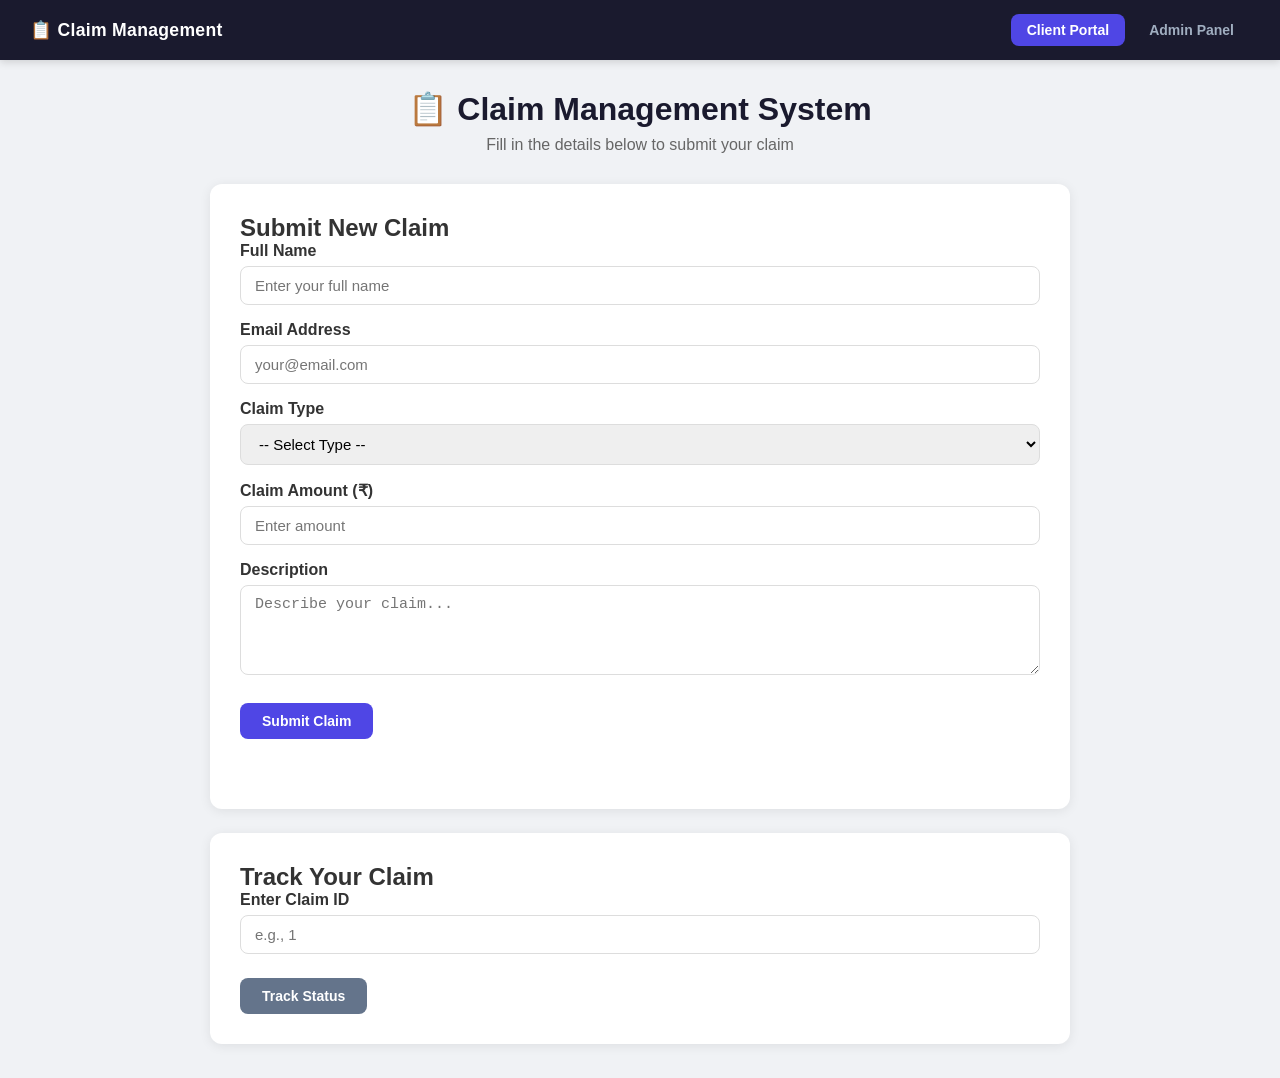
<file: src/main/resources/static/index.html>
<!DOCTYPE html>
<html>
<head>
	<meta charset="UTF-8">
	<title>Submit a claim</title>
	<link rel="stylesheet" href="style.css">
</head>
<body>

	<nav class="navbar">
	    <div class="navbar-brand">📋 Claim Management</div>
	    <div class="navbar-links">
	      <a href="index.html" class="nav-link active">Client Portal</a>
	      <a href="admin.html" class="nav-link">Admin Panel</a>
	    </div>
  	</nav>
  
	<div class="container">
        <h1>📋 Claim Management System</h1>
        <p class="subtitle">Fill in the details below to submit your claim</p>

        <div class="card">
            <h2>Submit New Claim</h2>

            <div class="form-group">
                <label>Full Name</label>
                <input type="text" id="claimantName" placeholder="Enter your full name">
            </div>

            <div class="form-group">
                <label>Email Address</label>
                <input type="email" id="email" placeholder="your@email.com">
            </div>

            <div class="form-group">
                <label>Claim Type</label>
                <select id="claimType">
                    <option value="">-- Select Type --</option>
                    <option value="Insurance">Insurance</option>
                    <option value="Medical">Medical</option>
                    <option value="Vehicle">vehicle</option>
                    <option value="Property">Property</option>
                </select>
            </div>
            
            <div class="form-group">
                <label>Claim Amount (₹)</label>
                <input type="number" id="amount" placeholder="Enter amount">
            </div>
            
            <div class="form-group">
                <label>Description</label>
                <textarea id="description" rows="4" placeholder="Describe your claim..."></textarea>
            </div>

            <button class="btn btn-primary" onclick="submitClaim()">Submit Claim</button>

            <div id="message" class="message"></div>
        </div>
        
        <div class="card">
            <h2>Track Your Claim</h2>
            <div class="form-group">
                <label>Enter Claim ID</label>
                <input type="number" id="trackId" placeholder="e.g., 1">
            </div>
            <button class="btn btn-secondary" onclick="trackClaim()">Track Status</button>
            <div id="trackResult"></div>
        </div>
    </div>
    

    <script src="index.js"></script>
           
            
</body>
</html>
</file>
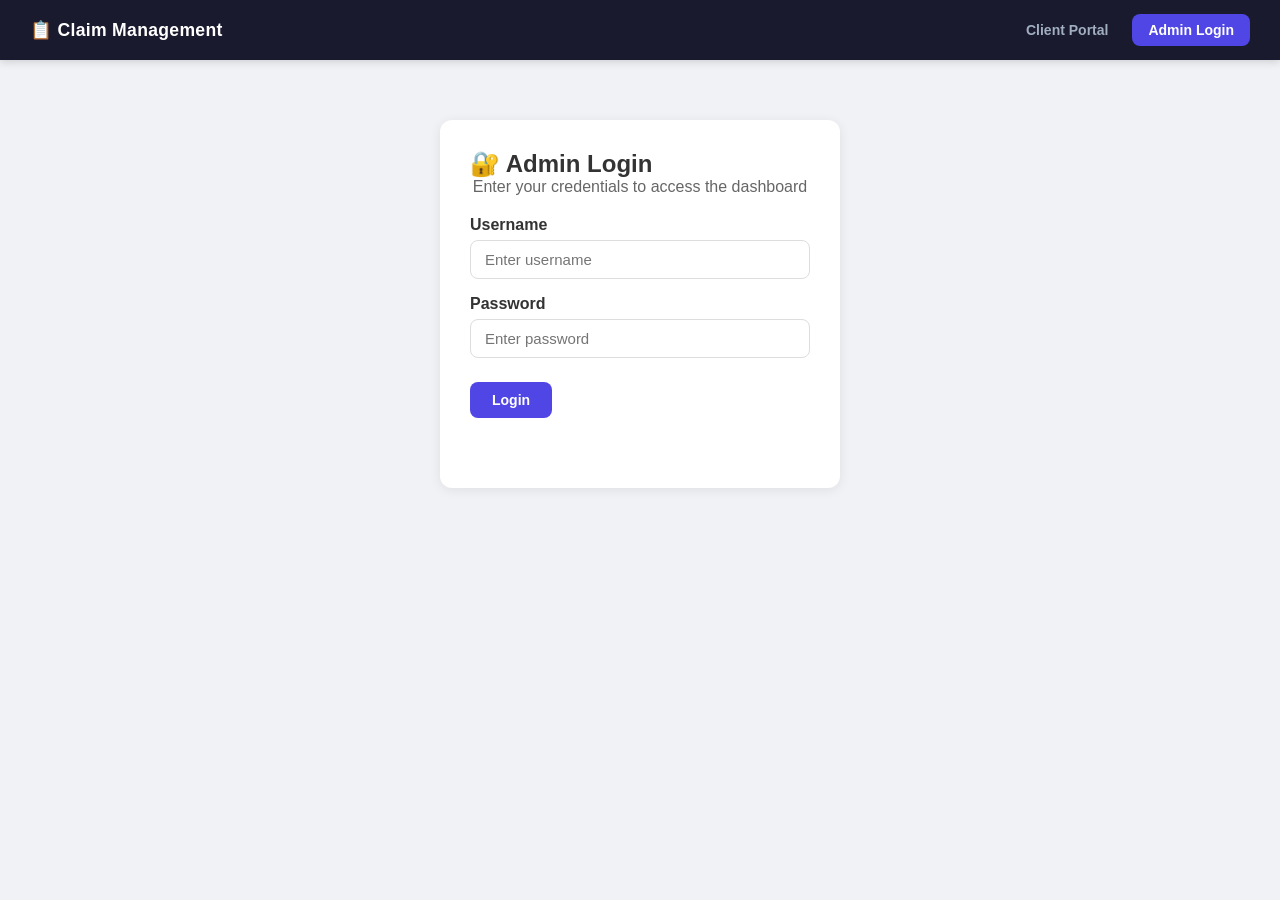
<file: src/main/resources/static/admin.html>
<!DOCTYPE html>
<html>
<head>
    <meta charset="UTF-8">
    <title>Admin Dashboard</title>
    <link rel="stylesheet" href="style.css">
</head>
<body>

    <nav class="navbar">
        <div class="navbar-brand">📋 Claim Management</div>
        <div class="navbar-links">
            <a href="index.html" class="nav-link">Client Portal</a>
            <a href="login.html" class="nav-link">Admin Login</a>
            <button class="btn btn-danger" style="margin-left:8px; padding: 6px 16px; font-size:13px;" onclick="logout()">Logout</button>
        </div>
    </nav>

    <div class="container">
        <h1>🛠️ Admin Dashboard</h1>
        <p class="subtitle">Manage and review all submitted claims</p>

        <div class="filters">
            <button class="btn btn-secondary" onclick="loadClaims('ALL')">All</button>
            <button class="btn btn-warning"   onclick="loadClaims('PENDING')">Pending</button>
            <button class="btn btn-success"   onclick="loadClaims('APPROVED')">Approved</button>
            <button class="btn btn-danger"    onclick="loadClaims('REJECTED')">Rejected</button>
            <button class="btn btn-secondary" onclick="loadClaims('UNDER_REVIEW')">Under Review</button>
        </div>

        <div class="search-box" style="margin-bottom: 20px;">
            <input type="text" id="searchInput" placeholder="🔍 Search by claimant name..." style="width: 100%; padding: 10px 14px; border: 1px solid #ddd; border-radius: 8px; font-size: 15px;">
        </div>

        <div id="claimsContainer"></div>
    </div>

    <script src="admin.js"></script>
</body>
</html>
</file>
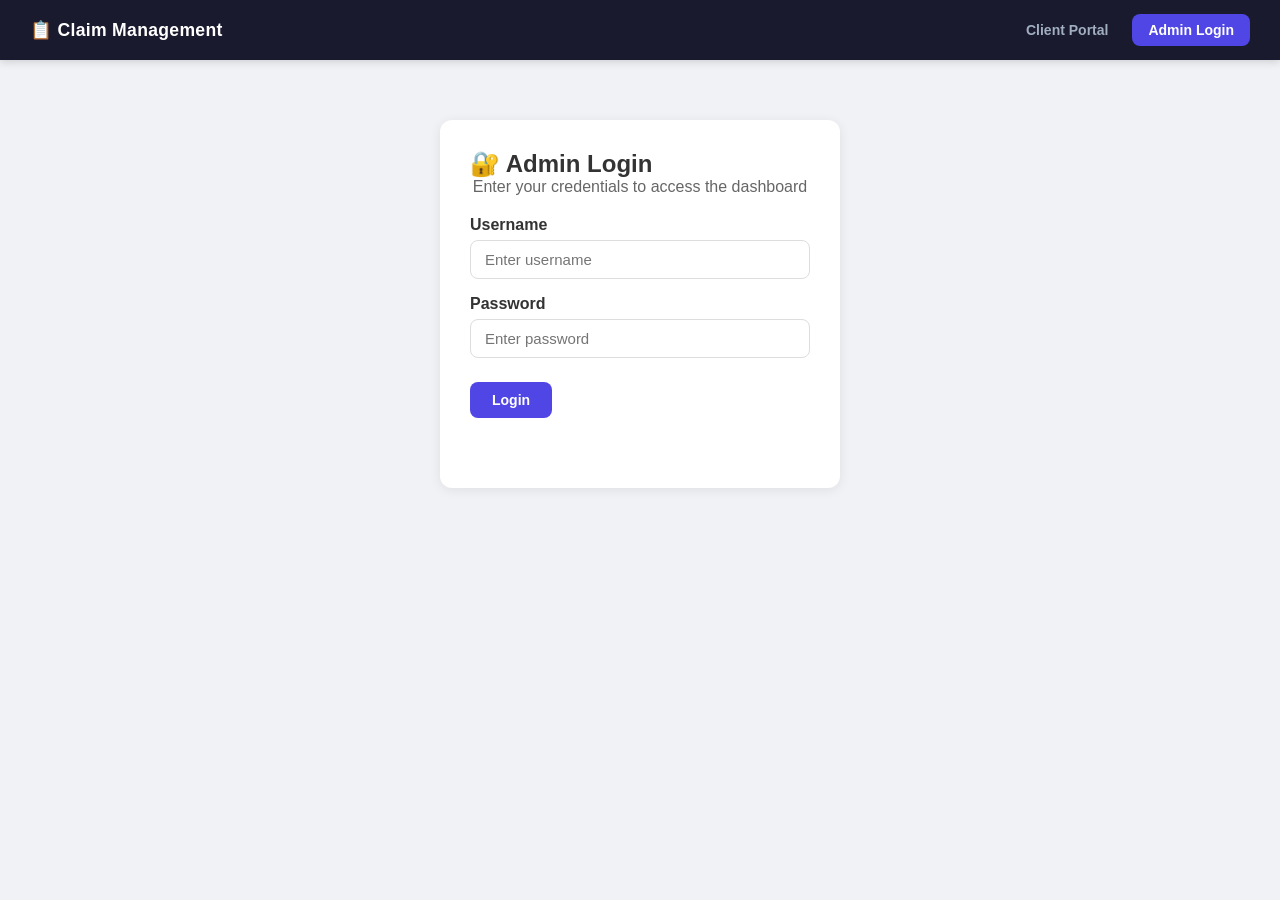
<file: src/main/resources/static/login.html>
<!DOCTYPE html>
<html>
<head>
    <meta charset="UTF-8">
    <title>Admin Login</title>
    <link rel="stylesheet" href="style.css">
</head>
<body>
    <nav class="navbar">
        <div class="navbar-brand">📋 Claim Management</div>
        <div class="navbar-links">
            <a href="index.html" class="nav-link">Client Portal</a>
            <a href="login.html" class="nav-link active">Admin Login</a>
        </div>
    </nav>

    <div class="container">
        <div class="card" style="max-width: 400px; margin: 60px auto;">
            <h2>🔐 Admin Login</h2>
            <p class="subtitle" style="margin-bottom: 20px;">Enter your credentials to access the dashboard</p>

            <div class="form-group">
                <label>Username</label>
                <input type="text" id="username" placeholder="Enter username">
            </div>

            <div class="form-group">
                <label>Password</label>
                <input type="password" id="password" placeholder="Enter password">
            </div>

            <button class="btn btn-primary" onclick="login()">Login</button>
            <div id="loginMsg" class="message"></div>
        </div>
    </div>

    <script src="login.js"></script>
</body>
</html>
</file>
<file: src/main/resources/static/style.css>
* { box-sizing: border-box; margin: 0; padding: 0; }

.navbar {
    background: #1a1a2e;
    padding: 0 30px;
    display: flex;
    align-items: center;
    justify-content: space-between;
    height: 60px;
    position: sticky;
    top: 0;
    z-index: 100;
    box-shadow: 0 2px 8px rgba(0,0,0,0.15);
}

.navbar-brand {
    color: white;
    font-size: 1.1rem;
    font-weight: 700;
    letter-spacing: 0.3px;
}

.navbar-links {
    display: flex;
    gap: 8px;
}

.nav-link {
    color: #a0aec0;
    text-decoration: none;
    padding: 8px 16px;
    border-radius: 8px;
    font-size: 14px;
    font-weight: 600;
    transition: background 0.2s, color 0.2s;
}

.nav-link:hover {
    background: rgba(255,255,255,0.1);
    color: white;
}

.nav-link.active {
    background: #4f46e5;
    color: white;
}

/* push content below the sticky navbar */
body > .container {
    margin-top: 30px;
}

body {
    font-family: 'Segoe UI', sans-serif;
    background: #f0f2f5;
    color: #333;
}

.container {
	max-width: 900px; 
	margin: 30px auto; 
	padding: 0 20px; 
}

h1 { 
	text-align: center;
	margin-bottom: 8px; 
	color: #1a1a2e; 
	font-size: 2rem; 
}

.subtitle { 
	 text-align: center;
	 color: #666; 
	 margin-bottom: 30px;
}

.card {
    background: white;
    border-radius: 12px;
    padding: 30px;
    margin-bottom: 24px;
    box-shadow: 0 2px 12px rgba(0,0,0,0.08);
}

.form-group { 
	margin-bottom: 16px; 
}

.form-group label { 
	display: block; 
	font-weight: 600; 
	margin-bottom: 6px; 
}

.form-group input,
.form-group select,
.form-group textarea {
    width: 100%; padding: 10px 14px;
    border: 1px solid #ddd; border-radius: 8px;
    font-size: 15px; transition: border 0.2s;
}

.form-group input:focus,
.form-group select:focus,
.form-group textarea:focus {
    outline: none; border-color: #4f46e5;
}

.btn {
    padding: 10px 22px; border: none;
    border-radius: 8px; cursor: pointer;
    font-size: 14px; font-weight: 600;
    margin-right: 8px; margin-top: 8px;
    transition: opacity 0.2s;
}
.btn:hover         { opacity: 0.85; }
.btn-primary       { background: #4f46e5; color: white; }
.btn-secondary     { background: #64748b; color: white; }
.btn-success       { background: #16a34a; color: white; }
.btn-danger        { background: #dc2626; color: white; }
.btn-warning       { background: #d97706; color: white; }

.badge {
    padding: 4px 12px; border-radius: 20px;
    font-size: 12px; font-weight: 700;
    text-transform: uppercase;
}
.badge-pending      { background: #fef3c7; color: #92400e; }
.badge-approved     { background: #dcfce7; color: #166534; }
.badge-rejected     { background: #fee2e2; color: #991b1b; }
.badge-under_review { background: #dbeafe; color: #1e40af; }

.message {
    margin-top: 16px; 
    padding: 12px;
    border-radius: 8px; 
    font-weight: 500;
}
.message.success { background: #dcfce7; color: #166534; }
.message.error   { background: #fee2e2; color: #991b1b; }

.filters { 
	margin-bottom: 20px; 
	display: flex; 
	gap: 10px; 
	flex-wrap: wrap; 
}
	
.action-buttons { 
	display: flex; 
	gap: 8px; 
	flex-wrap: wrap; 
	margin-top: 12px; 
}

.claim-card { 
	border-left: 4px solid #4f46e5; 
}

.claim-card h3 { 
	margin-bottom: 10px; 
	color: #1a1a2e; 
}
.claim-card p  {
	margin-bottom: 6px; 
}

.error { 
	color: #dc2626; 
}

.search-box {
    margin-bottom: 20px;
}

.search-box input {
    width: 100%;
    padding: 10px 14px;
    border: 1px solid #ddd;
    border-radius: 8px;
    font-size: 15px;
}
</file>
